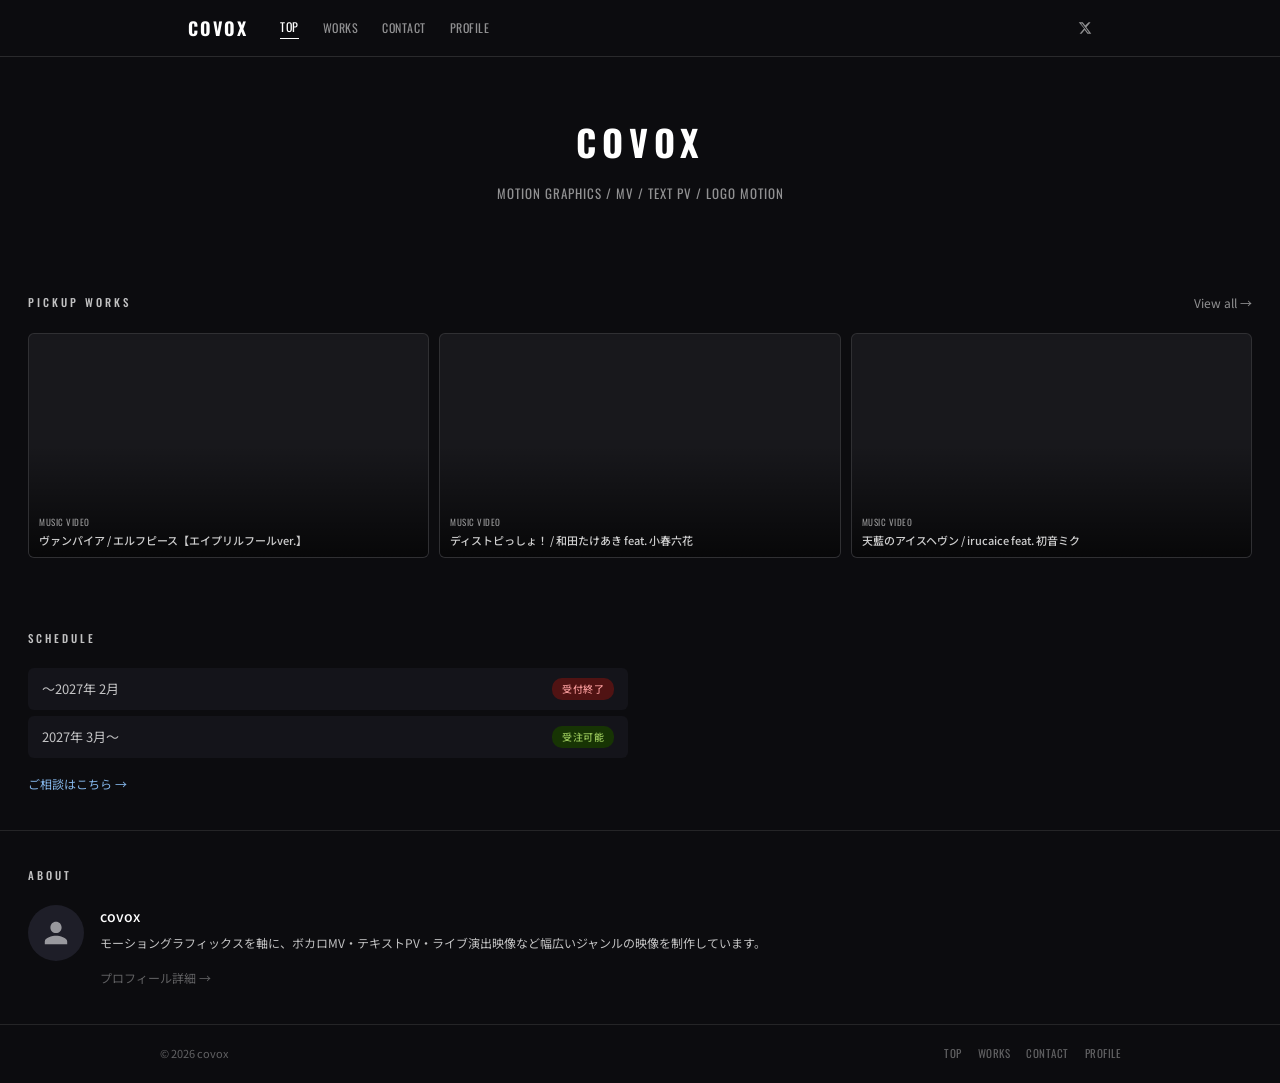
<file: index.html>
<!DOCTYPE html>
<html lang="ja">
<head>
  <meta charset="UTF-8">
  <meta name="viewport" content="width=device-width, initial-scale=1.0">
  <meta name="description" content="映像クリエイターcovoxのポートフォリオサイト。モーショングラフィックス・MV・テキストPV等の制作実績とご依頼はこちら。">
  <meta property="og:title" content="covox — Motion Graphics / MV / Text PV">
  <meta property="og:description" content="映像クリエイターcovoxのポートフォリオサイト。">
  <meta property="og:image" content="https://covox.work/images/og-image.png">
  <meta property="og:url" content="https://covox.work/">
  <meta property="og:type" content="website">
  <meta name="twitter:card" content="summary_large_image">
  <meta name="twitter:image" content="https://covox.work/images/og-image.png">
  <title>covox — Motion Graphics / MV / Text PV</title>
  <link rel="preconnect" href="https://fonts.googleapis.com">
  <link rel="preconnect" href="https://fonts.gstatic.com" crossorigin>
  <link href="https://fonts.googleapis.com/css2?family=Oswald:wght@400;500;700&family=Inter:wght@400;500&family=Noto+Sans+JP:wght@400;500&display=swap" rel="stylesheet">
  <link rel="icon" href="/favicon.ico" type="image/x-icon">
  <link rel="icon" href="/images/favicon.png" type="image/png">
  <link rel="apple-touch-icon" href="/images/apple-touch-icon.png">
  <link rel="stylesheet" href="css/style.css">
  <!-- Google Analytics -->
  <script async src="https://www.googletagmanager.com/gtag/js?id=G-RF9YJRMEWS"></script>
  <script>
    window.dataLayer = window.dataLayer || [];
    function gtag(){dataLayer.push(arguments);}
    gtag('js', new Date());
    gtag('config', 'G-RF9YJRMEWS');
  </script>
</head>
<body>

  <!-- Header -->
  <header class="site-header">
    <div class="header-inner">
      <a href="index.html" class="site-logo">COVOX</a>
      <nav class="site-nav">
        <a href="index.html" class="active">TOP</a>
        <a href="works.html">WORKS</a>
        <a href="contact.html">CONTACT</a>
        <a href="profile.html">PROFILE</a>
      </nav>
      <div class="header-sns">
        <a href="https://x.com/channel3_jp" target="_blank" rel="noopener noreferrer" aria-label="X (Twitter)">
          <svg viewBox="0 0 24 24" fill="currentColor" xmlns="http://www.w3.org/2000/svg">
            <path d="M18.244 2.25h3.308l-7.227 8.26 8.502 11.24H16.17l-4.714-6.231-5.401 6.231H2.746l7.73-8.835L1.254 2.25H8.08l4.253 5.622 5.911-5.622zm-1.161 17.52h1.833L7.084 4.126H5.117z"/>
          </svg>
        </a>
      </div>
      <button class="hamburger" aria-label="メニュー">
        <span></span>
        <span></span>
        <span></span>
      </button>
    </div>
    <nav class="mobile-nav">
      <a href="index.html" class="active">TOP</a>
      <a href="works.html">WORKS</a>
      <a href="contact.html">CONTACT</a>
      <a href="profile.html">PROFILE</a>
    </nav>
  </header>

  <main>

    <!-- ① Hero -->
    <section class="hero">
      <h1>COVOX</h1>
      <p class="hero-sub">MOTION GRAPHICS / MV / TEXT PV / LOGO MOTION</p>
    </section>

    <!-- ② Pickup Works -->
    <section class="pickup-works">
      <div class="pickup-works-header">
        <h2 class="section-title">PICKUP WORKS</h2>
        <a href="works.html" class="link-arrow">View all →</a>
      </div>
      <div class="works-grid">
        <a href="https://www.youtube.com/watch?v=0CNqDxiPA20" target="_blank" rel="noopener noreferrer" class="work-card">
          <div class="work-card-bg" style="background-image: url('https://img.youtube.com/vi/0CNqDxiPA20/maxresdefault.jpg');"></div>
          <div class="work-card-overlay"></div>
          <div class="work-card-info">
            <div class="work-card-category">Music Video</div>
            <div class="work-card-title">ヴァンパイア / エルフピース【エイプリルフールver.】</div>
          </div>
        </a>
        <a href="https://www.youtube.com/watch?v=o0W5HLFZ5bU" target="_blank" rel="noopener noreferrer" class="work-card">
          <div class="work-card-bg" style="background-image: url('https://img.youtube.com/vi/o0W5HLFZ5bU/maxresdefault.jpg');"></div>
          <div class="work-card-overlay"></div>
          <div class="work-card-info">
            <div class="work-card-category">Music Video</div>
            <div class="work-card-title">ディストピっしょ！ / 和田たけあき feat. 小春六花</div>
          </div>
        </a>
        <a href="https://www.youtube.com/watch?v=D2oOoNfjkEg" target="_blank" rel="noopener noreferrer" class="work-card">
          <div class="work-card-bg" style="background-image: url('https://img.youtube.com/vi/D2oOoNfjkEg/maxresdefault.jpg');"></div>
          <div class="work-card-overlay"></div>
          <div class="work-card-info">
            <div class="work-card-category">Music Video</div>
            <div class="work-card-title">天藍のアイスヘヴン / irucaice feat. 初音ミク</div>
          </div>
        </a>
      </div>
    </section>

    <!-- ③ Schedule -->
    <section class="section">
      <h2 class="section-title">SCHEDULE</h2>
      <div class="schedule-list" style="max-width: 600px;">
        <div class="schedule-row">
          <span class="schedule-label">〜2027年 2月</span>
          <span class="badge badge-closed">受付終了</span>
        </div>
        <div class="schedule-row">
          <span class="schedule-label">2027年 3月〜</span>
          <span class="badge badge-open">受注可能</span>
        </div>
      </div>
      <div style="margin-top: 14px;">
        <a href="contact.html" class="link-arrow link-arrow-accent">ご相談はこちら →</a>
      </div>
    </section>

    <!-- ④ About -->
    <section class="section">
      <h2 class="section-title">ABOUT</h2>
      <div class="about-content">
        <div class="about-icon">
          <!-- TODO: Replace with icon.png -->
          <svg viewBox="0 0 24 24" fill="currentColor" xmlns="http://www.w3.org/2000/svg">
            <path d="M12 12c2.7 0 4.8-2.1 4.8-4.8S14.7 2.4 12 2.4 7.2 4.5 7.2 7.2 9.3 12 12 12zm0 2.4c-3.2 0-9.6 1.6-9.6 4.8v2.4h19.2v-2.4c0-3.2-6.4-4.8-9.6-4.8z"/>
          </svg>
        </div>
        <div class="about-text">
          <p class="about-name">covox</p>
          <p class="about-desc">モーショングラフィックスを軸に、ボカロMV・テキストPV・ライブ演出映像など幅広いジャンルの映像を制作しています。</p>
          <a href="profile.html" class="link-arrow" style="color: var(--text-muted);">プロフィール詳細 →</a>
        </div>
      </div>
    </section>

  </main>

  <!-- Footer -->
  <footer class="site-footer">
    <div class="footer-inner">
      <span class="footer-copy">© 2026 covox</span>
      <nav class="footer-nav">
        <a href="index.html">TOP</a>
        <a href="works.html">WORKS</a>
        <a href="contact.html">CONTACT</a>
        <a href="profile.html">PROFILE</a>
      </nav>
    </div>
  </footer>

  <script src="js/main.js"></script>
</body>
</html>
</file>
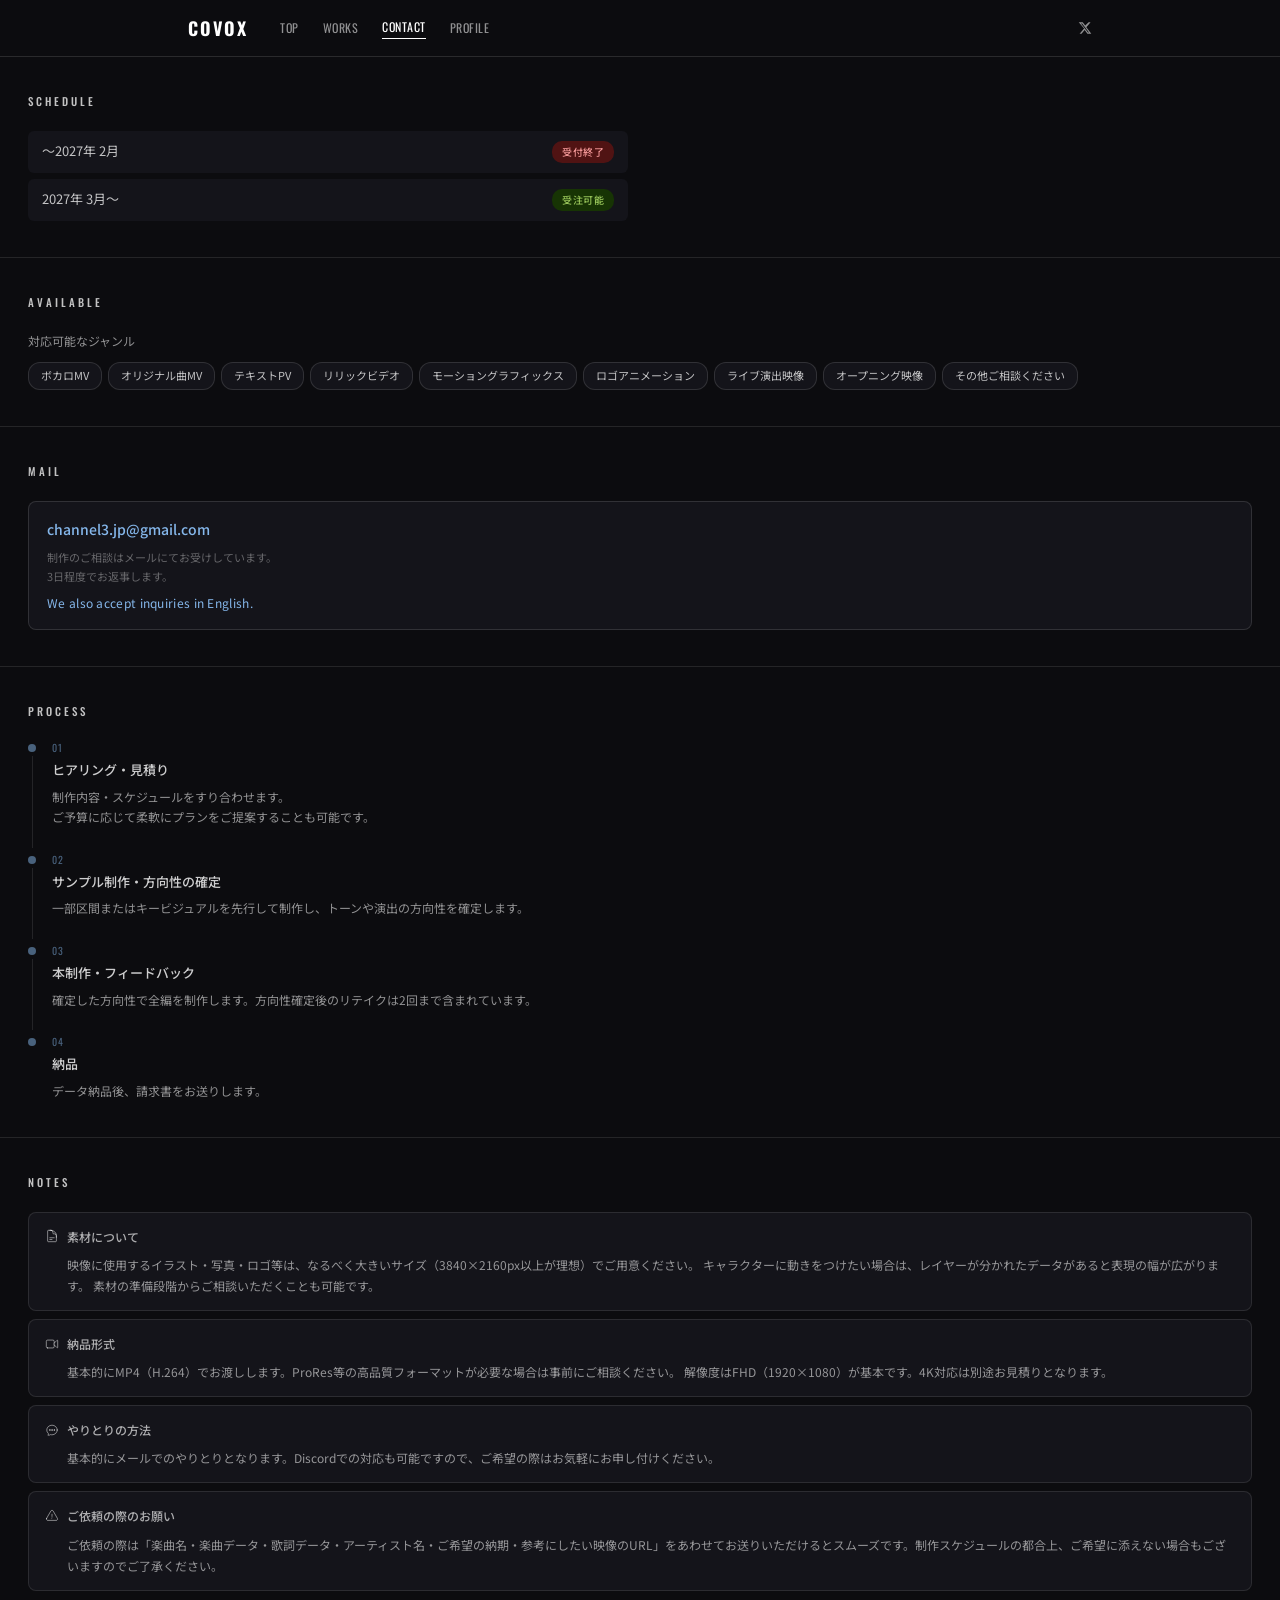
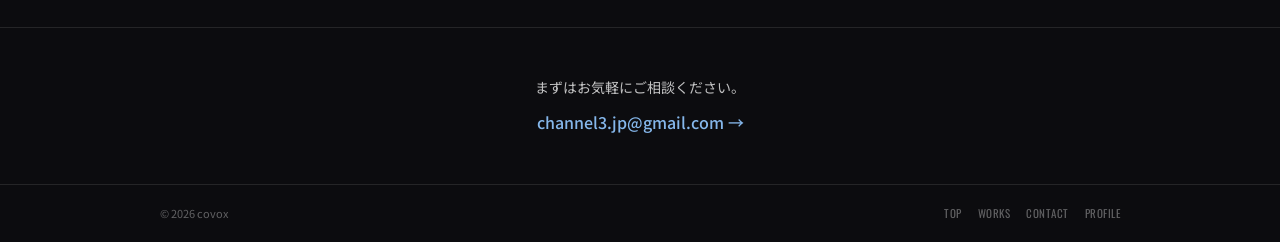
<file: contact.html>
<!DOCTYPE html>
<html lang="ja">
<head>
  <meta charset="UTF-8">
  <meta name="viewport" content="width=device-width, initial-scale=1.0">
  <meta name="description" content="映像クリエイターcovoxのポートフォリオサイト。モーショングラフィックス・MV・テキストPV等の制作実績とご依頼はこちら。">
  <meta property="og:title" content="CONTACT — covox">
  <meta property="og:description" content="映像クリエイターcovoxのポートフォリオサイト。">
  <meta property="og:image" content="https://covox.work/images/og-image.png">
  <meta property="og:url" content="https://covox.work/contact.html">
  <meta property="og:type" content="website">
  <meta name="twitter:card" content="summary_large_image">
  <meta name="twitter:image" content="https://covox.work/images/og-image.png">
  <title>CONTACT — covox</title>
  <link rel="preconnect" href="https://fonts.googleapis.com">
  <link rel="preconnect" href="https://fonts.gstatic.com" crossorigin>
  <link href="https://fonts.googleapis.com/css2?family=Oswald:wght@400;500;700&family=Inter:wght@400;500&family=Noto+Sans+JP:wght@400;500&display=swap" rel="stylesheet">
  <link rel="icon" href="/favicon.ico" type="image/x-icon">
  <link rel="icon" href="/images/favicon.png" type="image/png">
  <link rel="apple-touch-icon" href="/images/apple-touch-icon.png">
  <link rel="stylesheet" href="css/style.css">
  <!-- Google Analytics -->
  <script async src="https://www.googletagmanager.com/gtag/js?id=G-RF9YJRMEWS"></script>
  <script>
    window.dataLayer = window.dataLayer || [];
    function gtag(){dataLayer.push(arguments);}
    gtag('js', new Date());
    gtag('config', 'G-RF9YJRMEWS');
  </script>
</head>
<body>

  <!-- Header -->
  <header class="site-header">
    <div class="header-inner">
      <a href="index.html" class="site-logo">COVOX</a>
      <nav class="site-nav">
        <a href="index.html">TOP</a>
        <a href="works.html">WORKS</a>
        <a href="contact.html" class="active">CONTACT</a>
        <a href="profile.html">PROFILE</a>
      </nav>
      <div class="header-sns">
        <a href="https://x.com/channel3_jp" target="_blank" rel="noopener noreferrer" aria-label="X (Twitter)">
          <svg viewBox="0 0 24 24" fill="currentColor" xmlns="http://www.w3.org/2000/svg">
            <path d="M18.244 2.25h3.308l-7.227 8.26 8.502 11.24H16.17l-4.714-6.231-5.401 6.231H2.746l7.73-8.835L1.254 2.25H8.08l4.253 5.622 5.911-5.622zm-1.161 17.52h1.833L7.084 4.126H5.117z"/>
          </svg>
        </a>
      </div>
      <button class="hamburger" aria-label="メニュー">
        <span></span>
        <span></span>
        <span></span>
      </button>
    </div>
    <nav class="mobile-nav">
      <a href="index.html">TOP</a>
      <a href="works.html">WORKS</a>
      <a href="contact.html" class="active">CONTACT</a>
      <a href="profile.html">PROFILE</a>
    </nav>
  </header>

  <main>

    <!-- ① SCHEDULE -->
    <section class="contact-section">
      <h2 class="section-title">SCHEDULE</h2>
      <div class="schedule-list" style="max-width: 600px;">
        <div class="schedule-row">
          <span class="schedule-label">〜2027年 2月</span>
          <span class="badge badge-closed">受付終了</span>
        </div>
        <div class="schedule-row">
          <span class="schedule-label">2027年 3月〜</span>
          <span class="badge badge-open">受注可能</span>
        </div>
      </div>
    </section>

    <hr class="section-divider">

    <!-- ② AVAILABLE -->
    <section class="contact-section">
      <h2 class="section-title">AVAILABLE</h2>
      <p class="available-lead">対応可能なジャンル</p>
      <div class="genre-tags">
        <span class="genre-tag">ボカロMV</span>
        <span class="genre-tag">オリジナル曲MV</span>
        <span class="genre-tag">テキストPV</span>
        <span class="genre-tag">リリックビデオ</span>
        <span class="genre-tag">モーショングラフィックス</span>
        <span class="genre-tag">ロゴアニメーション</span>
        <span class="genre-tag">ライブ演出映像</span>
        <span class="genre-tag">オープニング映像</span>
        <span class="genre-tag">その他ご相談ください</span>
      </div>
    </section>

    <hr class="section-divider">

    <!-- ③ MAIL -->
    <section class="contact-section">
      <h2 class="section-title">MAIL</h2>
      <div class="mail-box">
        <div class="mail-address">
          <a href="mailto:channel3.jp@gmail.com">channel3.jp@gmail.com</a>
        </div>
        <p class="mail-note">
          制作のご相談はメールにてお受けしています。<br>
          3日程度でお返事します。
        </p>
        <p class="mail-english">We also accept inquiries in English.</p>
      </div>
    </section>

    <hr class="section-divider">

    <!-- ④ PROCESS -->
    <section class="contact-section">
      <h2 class="section-title">PROCESS</h2>
      <div class="process-list">

        <div class="process-step">
          <div class="step-line">
            <div class="step-dot"></div>
            <div class="step-bar"></div>
          </div>
          <div class="step-content">
            <div class="step-num">01</div>
            <div class="step-heading">ヒアリング・見積り</div>
            <div class="step-desc">制作内容・スケジュールをすり合わせます。<br>ご予算に応じて柔軟にプランをご提案することも可能です。</div>
          </div>
        </div>

        <div class="process-step">
          <div class="step-line">
            <div class="step-dot"></div>
            <div class="step-bar"></div>
          </div>
          <div class="step-content">
            <div class="step-num">02</div>
            <div class="step-heading">サンプル制作・方向性の確定</div>
            <div class="step-desc">一部区間またはキービジュアルを先行して制作し、トーンや演出の方向性を確定します。</div>
          </div>
        </div>

        <div class="process-step">
          <div class="step-line">
            <div class="step-dot"></div>
            <div class="step-bar"></div>
          </div>
          <div class="step-content">
            <div class="step-num">03</div>
            <div class="step-heading">本制作・フィードバック</div>
            <div class="step-desc">確定した方向性で全編を制作します。方向性確定後のリテイクは2回まで含まれています。</div>
          </div>
        </div>

        <div class="process-step">
          <div class="step-line">
            <div class="step-dot"></div>
            <div class="step-bar"></div>
          </div>
          <div class="step-content">
            <div class="step-num">04</div>
            <div class="step-heading">納品</div>
            <div class="step-desc">データ納品後、請求書をお送りします。</div>
          </div>
        </div>

      </div>
    </section>

    <hr class="section-divider">

    <!-- ④ NOTES -->
    <section class="contact-section">
      <h2 class="section-title">NOTES</h2>
      <div class="note-cards">

        <div class="note-card">
          <div class="note-title">
            <svg viewBox="0 0 24 24" fill="none" stroke="currentColor" stroke-width="1.5" xmlns="http://www.w3.org/2000/svg">
              <path stroke-linecap="round" stroke-linejoin="round" d="M19.5 14.25v-2.625a3.375 3.375 0 0 0-3.375-3.375h-1.5A1.125 1.125 0 0 1 13.5 7.125v-1.5a3.375 3.375 0 0 0-3.375-3.375H8.25m0 12.75h7.5m-7.5 3H12M10.5 2.25H5.625c-.621 0-1.125.504-1.125 1.125v17.25c0 .621.504 1.125 1.125 1.125h12.75c.621 0 1.125-.504 1.125-1.125V11.25a9 9 0 0 0-9-9z"/>
            </svg>
            素材について
          </div>
          <div class="note-body">
            映像に使用するイラスト・写真・ロゴ等は、なるべく大きいサイズ（3840×2160px以上が理想）でご用意ください。
            キャラクターに動きをつけたい場合は、レイヤーが分かれたデータがあると表現の幅が広がります。
            素材の準備段階からご相談いただくことも可能です。
          </div>
        </div>

        <div class="note-card">
          <div class="note-title">
            <svg viewBox="0 0 24 24" fill="none" stroke="currentColor" stroke-width="1.5" xmlns="http://www.w3.org/2000/svg">
              <path stroke-linecap="round" stroke-linejoin="round" d="m15.75 10.5 4.72-4.72a.75.75 0 0 1 1.28.53v11.38a.75.75 0 0 1-1.28.53l-4.72-4.72M4.5 18.75h9a2.25 2.25 0 0 0 2.25-2.25v-9a2.25 2.25 0 0 0-2.25-2.25h-9A2.25 2.25 0 0 0 2.25 7.5v9a2.25 2.25 0 0 0 2.25 2.25z"/>
            </svg>
            納品形式
          </div>
          <div class="note-body">
            基本的にMP4（H.264）でお渡しします。ProRes等の高品質フォーマットが必要な場合は事前にご相談ください。
            解像度はFHD（1920×1080）が基本です。4K対応は別途お見積りとなります。
          </div>
        </div>

        <div class="note-card">
          <div class="note-title">
            <svg viewBox="0 0 24 24" fill="none" stroke="currentColor" stroke-width="1.5" xmlns="http://www.w3.org/2000/svg">
              <path stroke-linecap="round" stroke-linejoin="round" d="M8.625 12a.375.375 0 1 1-.75 0 .375.375 0 0 1 .75 0zm0 0H8.25m4.125 0a.375.375 0 1 1-.75 0 .375.375 0 0 1 .75 0zm0 0H12m4.125 0a.375.375 0 1 1-.75 0 .375.375 0 0 1 .75 0zm0 0h-.375M21 12c0 4.556-4.03 8.25-9 8.25a9.764 9.764 0 0 1-2.555-.337A5.972 5.972 0 0 1 5.41 20.97a5.969 5.969 0 0 1-.474-.065 4.48 4.48 0 0 0 .978-2.025c.09-.457-.133-.901-.467-1.226C3.93 16.178 3 14.189 3 12c0-4.556 4.03-8.25 9-8.25s9 3.694 9 8.25z"/>
            </svg>
            やりとりの方法
          </div>
          <div class="note-body">
            基本的にメールでのやりとりとなります。Discordでの対応も可能ですので、ご希望の際はお気軽にお申し付けください。
          </div>
        </div>

        <div class="note-card">
          <div class="note-title">
            <svg viewBox="0 0 24 24" fill="none" stroke="currentColor" stroke-width="1.5" xmlns="http://www.w3.org/2000/svg">
              <path stroke-linecap="round" stroke-linejoin="round" d="M12 9v3.75m-9.303 3.376c-.866 1.5.217 3.374 1.948 3.374h14.71c1.73 0 2.813-1.874 1.948-3.374L13.949 3.378c-.866-1.5-3.032-1.5-3.898 0L2.697 16.126zM12 15.75h.007v.008H12v-.008z"/>
            </svg>
            ご依頼の際のお願い
          </div>
          <div class="note-body">
            ご依頼の際は「楽曲名・楽曲データ・歌詞データ・アーティスト名・ご希望の納期・参考にしたい映像のURL」をあわせてお送りいただけるとスムーズです。制作スケジュールの都合上、ご希望に添えない場合もございますのでご了承ください。
          </div>
        </div>

      </div>
    </section>

    <hr class="section-divider">

    <!-- CTA -->
    <section class="section cta-section">
      <p class="cta-text">まずはお気軽にご相談ください。</p>
      <a href="mailto:channel3.jp@gmail.com" class="cta-mail">channel3.jp@gmail.com →</a>
    </section>

  </main>

  <!-- Footer -->
  <footer class="site-footer">
    <div class="footer-inner">
      <span class="footer-copy">© 2026 covox</span>
      <nav class="footer-nav">
        <a href="index.html">TOP</a>
        <a href="works.html">WORKS</a>
        <a href="contact.html">CONTACT</a>
        <a href="profile.html">PROFILE</a>
      </nav>
    </div>
  </footer>

  <script src="js/main.js"></script>
</body>
</html>
</file>
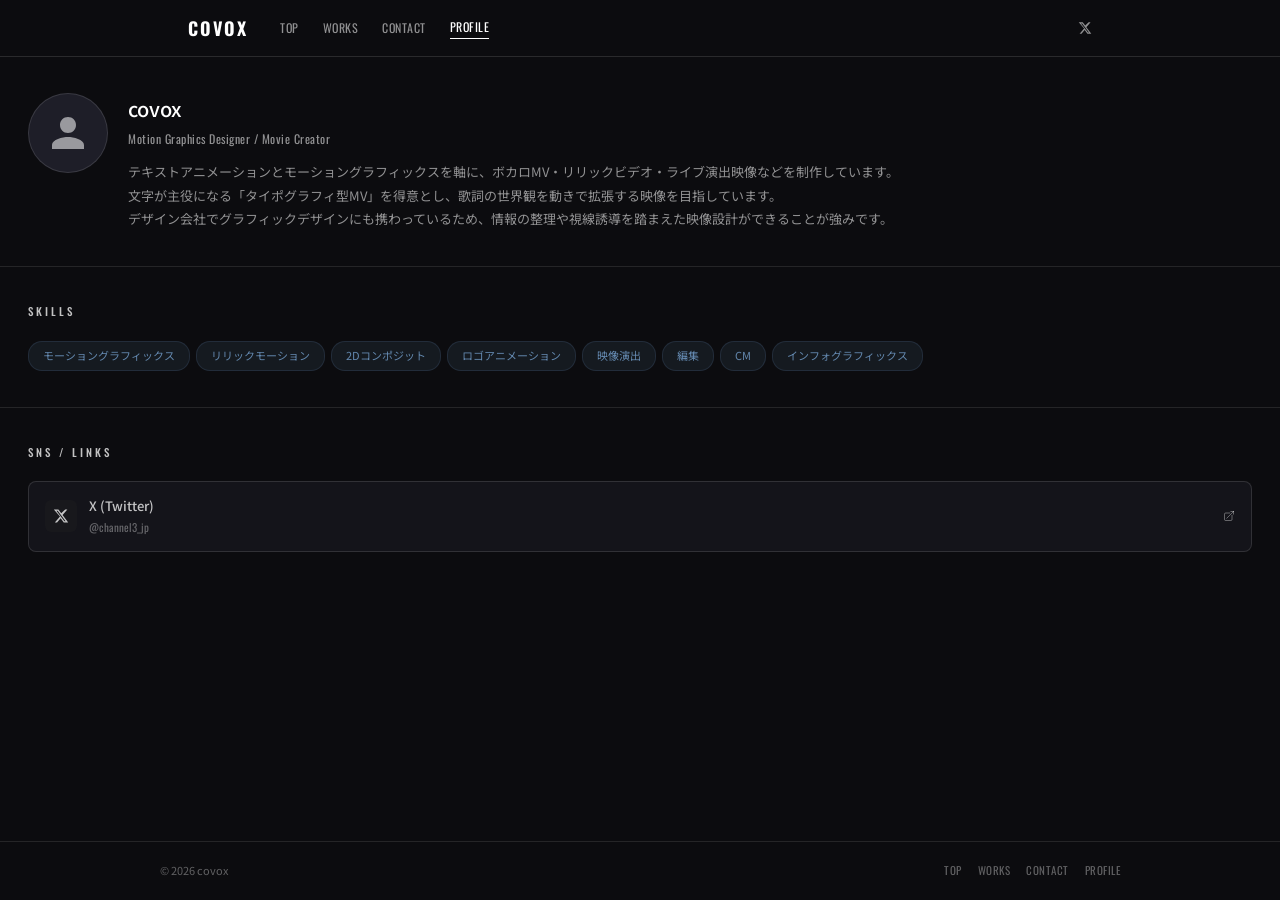
<file: profile.html>
<!DOCTYPE html>
<html lang="ja">
<head>
  <meta charset="UTF-8">
  <meta name="viewport" content="width=device-width, initial-scale=1.0">
  <meta name="description" content="映像クリエイターcovoxのポートフォリオサイト。モーショングラフィックス・MV・テキストPV等の制作実績とご依頼はこちら。">
  <meta property="og:title" content="PROFILE — covox">
  <meta property="og:description" content="映像クリエイターcovoxのポートフォリオサイト。">
  <meta property="og:image" content="https://covox.work/images/og-image.png">
  <meta property="og:url" content="https://covox.work/profile.html">
  <meta property="og:type" content="website">
  <meta name="twitter:card" content="summary_large_image">
  <meta name="twitter:image" content="https://covox.work/images/og-image.png">
  <title>PROFILE — covox</title>
  <link rel="preconnect" href="https://fonts.googleapis.com">
  <link rel="preconnect" href="https://fonts.gstatic.com" crossorigin>
  <link href="https://fonts.googleapis.com/css2?family=Oswald:wght@400;500;700&family=Inter:wght@400;500&family=Noto+Sans+JP:wght@400;500&display=swap" rel="stylesheet">
  <link rel="icon" href="/favicon.ico" type="image/x-icon">
  <link rel="icon" href="/images/favicon.png" type="image/png">
  <link rel="apple-touch-icon" href="/images/apple-touch-icon.png">
  <link rel="stylesheet" href="css/style.css">
  <!-- Google Analytics -->
  <script async src="https://www.googletagmanager.com/gtag/js?id=G-RF9YJRMEWS"></script>
  <script>
    window.dataLayer = window.dataLayer || [];
    function gtag(){dataLayer.push(arguments);}
    gtag('js', new Date());
    gtag('config', 'G-RF9YJRMEWS');
  </script>
</head>
<body>

  <!-- Header -->
  <header class="site-header">
    <div class="header-inner">
      <a href="index.html" class="site-logo">COVOX</a>
      <nav class="site-nav">
        <a href="index.html">TOP</a>
        <a href="works.html">WORKS</a>
        <a href="contact.html">CONTACT</a>
        <a href="profile.html" class="active">PROFILE</a>
      </nav>
      <div class="header-sns">
        <a href="https://x.com/channel3_jp" target="_blank" rel="noopener noreferrer" aria-label="X (Twitter)">
          <svg viewBox="0 0 24 24" fill="currentColor" xmlns="http://www.w3.org/2000/svg">
            <path d="M18.244 2.25h3.308l-7.227 8.26 8.502 11.24H16.17l-4.714-6.231-5.401 6.231H2.746l7.73-8.835L1.254 2.25H8.08l4.253 5.622 5.911-5.622zm-1.161 17.52h1.833L7.084 4.126H5.117z"/>
          </svg>
        </a>
      </div>
      <button class="hamburger" aria-label="メニュー">
        <span></span>
        <span></span>
        <span></span>
      </button>
    </div>
    <nav class="mobile-nav">
      <a href="index.html">TOP</a>
      <a href="works.html">WORKS</a>
      <a href="contact.html">CONTACT</a>
      <a href="profile.html" class="active">PROFILE</a>
    </nav>
  </header>

  <main>

    <!-- ① Profile Hero -->
    <section class="profile-hero">
      <div class="profile-icon">
        <!-- TODO: Replace with icon.png -->
        <svg viewBox="0 0 24 24" fill="currentColor" xmlns="http://www.w3.org/2000/svg">
          <path d="M12 12c2.7 0 4.8-2.1 4.8-4.8S14.7 2.4 12 2.4 7.2 4.5 7.2 7.2 9.3 12 12 12zm0 2.4c-3.2 0-9.6 1.6-9.6 4.8v2.4h19.2v-2.4c0-3.2-6.4-4.8-9.6-4.8z"/>
        </svg>
      </div>
      <div class="profile-info">
        <h1 class="profile-name">covox</h1>
        <p class="profile-title">Motion Graphics Designer / Movie Creator</p>
        <p class="profile-bio">テキストアニメーションとモーショングラフィックスを軸に、ボカロMV・リリックビデオ・ライブ演出映像などを制作しています。<br>文字が主役になる「タイポグラフィ型MV」を得意とし、歌詞の世界観を動きで拡張する映像を目指しています。<br>デザイン会社でグラフィックデザインにも携わっているため、情報の整理や視線誘導を踏まえた映像設計ができることが強みです。</p>
      </div>
    </section>

    <hr class="section-divider">

    <!-- ② SKILLS -->
    <section class="section">
      <h2 class="section-title">SKILLS</h2>
      <div class="tag-list">
        <span class="tag-skill">モーショングラフィックス</span>
        <span class="tag-skill">リリックモーション</span>
        <span class="tag-skill">2Dコンポジット</span>
        <span class="tag-skill">ロゴアニメーション</span>
        <span class="tag-skill">映像演出</span>
        <span class="tag-skill">編集</span>
        <span class="tag-skill">CM</span>
        <span class="tag-skill">インフォグラフィックス</span>
      </div>
    </section>

    <hr class="section-divider">

    <!-- ③ SNS / LINKS -->
    <section class="section">
      <h2 class="section-title">SNS / LINKS</h2>
      <div class="sns-cards">

        <a href="https://x.com/channel3_jp" target="_blank" rel="noopener noreferrer" class="sns-card">
          <div class="sns-card-icon">
            <svg viewBox="0 0 24 24" fill="currentColor" xmlns="http://www.w3.org/2000/svg">
              <path d="M18.244 2.25h3.308l-7.227 8.26 8.502 11.24H16.17l-4.714-6.231-5.401 6.231H2.746l7.73-8.835L1.254 2.25H8.08l4.253 5.622 5.911-5.622zm-1.161 17.52h1.833L7.084 4.126H5.117z"/>
            </svg>
          </div>
          <div class="sns-card-info">
            <div class="sns-card-name">X (Twitter)</div>
            <div class="sns-card-handle">@channel3_jp</div>
          </div>
          <div class="sns-card-arrow">
            <svg viewBox="0 0 24 24" fill="none" stroke="currentColor" stroke-width="2" xmlns="http://www.w3.org/2000/svg">
              <path stroke-linecap="round" stroke-linejoin="round" d="M13.5 6H5.25A2.25 2.25 0 0 0 3 8.25v10.5A2.25 2.25 0 0 0 5.25 21h10.5A2.25 2.25 0 0 0 18 18.75V10.5m-10.5 6L21 3m0 0h-5.25M21 3v5.25"/>
            </svg>
          </div>
        </a>

      </div>
    </section>

  </main>

  <!-- Footer -->
  <footer class="site-footer">
    <div class="footer-inner">
      <span class="footer-copy">© 2026 covox</span>
      <nav class="footer-nav">
        <a href="index.html">TOP</a>
        <a href="works.html">WORKS</a>
        <a href="contact.html">CONTACT</a>
        <a href="profile.html">PROFILE</a>
      </nav>
    </div>
  </footer>

  <script src="js/main.js"></script>
</body>
</html>
</file>
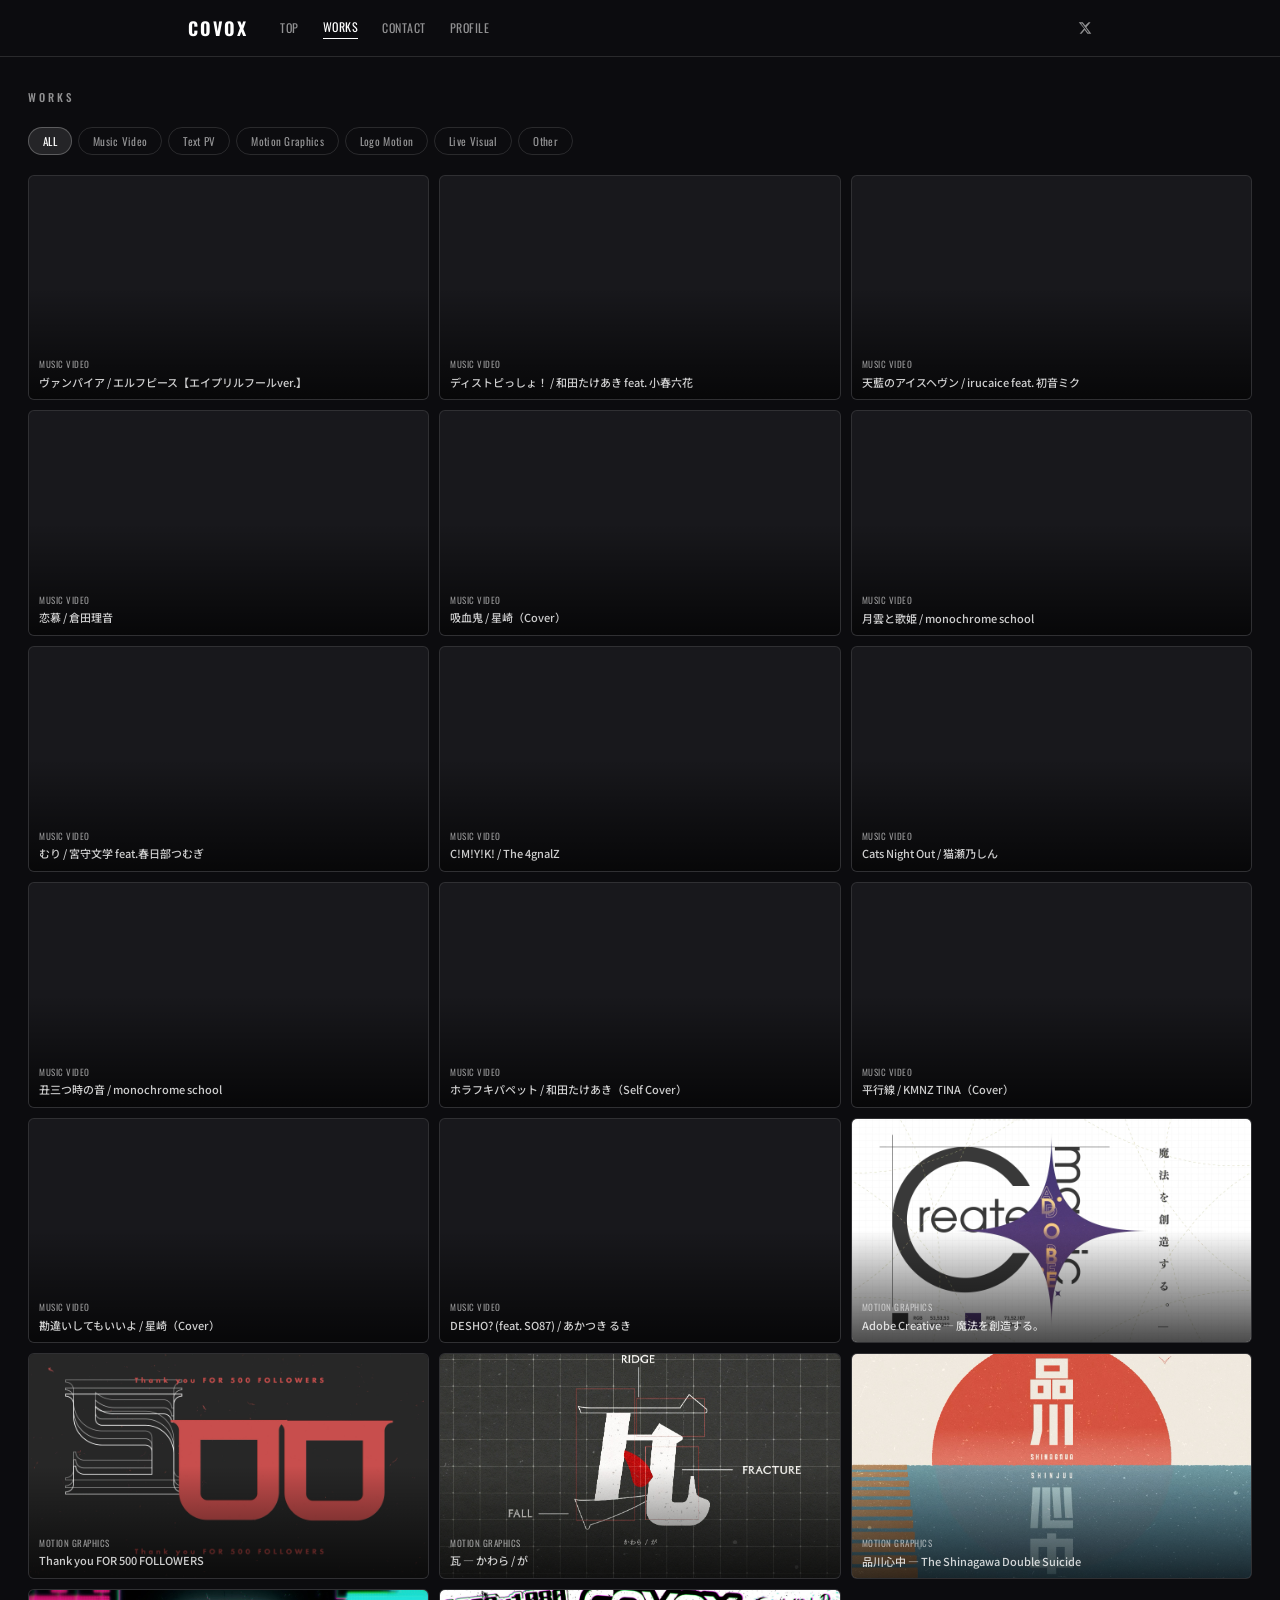
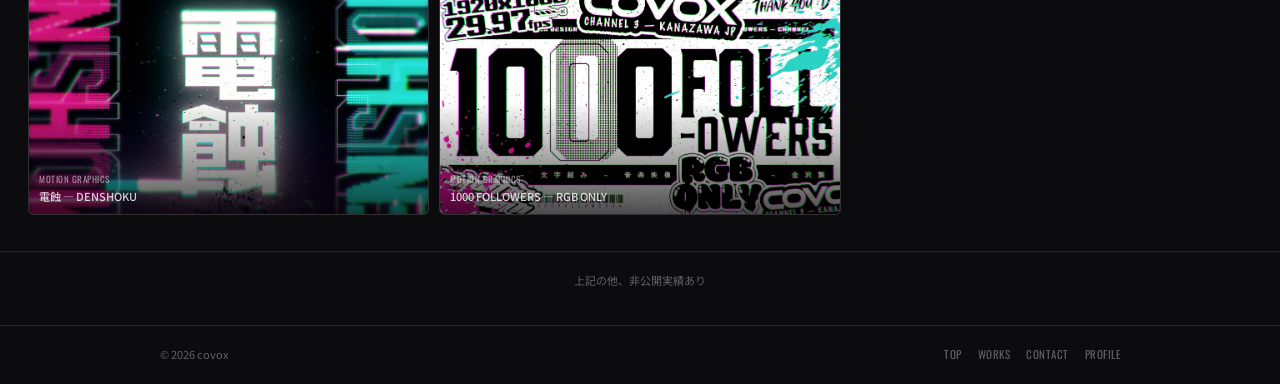
<file: works.html>
<!DOCTYPE html>
<html lang="ja">
<head>
  <meta charset="UTF-8">
  <meta name="viewport" content="width=device-width, initial-scale=1.0">
  <meta name="description" content="映像クリエイターcovoxのポートフォリオサイト。モーショングラフィックス・MV・テキストPV等の制作実績とご依頼はこちら。">
  <meta property="og:title" content="WORKS — covox">
  <meta property="og:description" content="映像クリエイターcovoxのポートフォリオサイト。">
  <meta property="og:image" content="https://covox.work/images/og-image.png">
  <meta property="og:url" content="https://covox.work/works.html">
  <meta property="og:type" content="website">
  <meta name="twitter:card" content="summary_large_image">
  <meta name="twitter:image" content="https://covox.work/images/og-image.png">
  <title>WORKS — covox</title>
  <link rel="preconnect" href="https://fonts.googleapis.com">
  <link rel="preconnect" href="https://fonts.gstatic.com" crossorigin>
  <link href="https://fonts.googleapis.com/css2?family=Oswald:wght@400;500;700&family=Inter:wght@400;500&family=Noto+Sans+JP:wght@400;500&display=swap" rel="stylesheet">
  <link rel="icon" href="/favicon.ico" type="image/x-icon">
  <link rel="icon" href="/images/favicon.png" type="image/png">
  <link rel="apple-touch-icon" href="/images/apple-touch-icon.png">
  <link rel="stylesheet" href="css/style.css">
  <!-- Google Analytics -->
  <script async src="https://www.googletagmanager.com/gtag/js?id=G-RF9YJRMEWS"></script>
  <script>
    window.dataLayer = window.dataLayer || [];
    function gtag(){dataLayer.push(arguments);}
    gtag('js', new Date());
    gtag('config', 'G-RF9YJRMEWS');
  </script>
</head>
<body>

  <!-- Header -->
  <header class="site-header">
    <div class="header-inner">
      <a href="index.html" class="site-logo">COVOX</a>
      <nav class="site-nav">
        <a href="index.html">TOP</a>
        <a href="works.html" class="active">WORKS</a>
        <a href="contact.html">CONTACT</a>
        <a href="profile.html">PROFILE</a>
      </nav>
      <div class="header-sns">
        <a href="https://x.com/channel3_jp" target="_blank" rel="noopener noreferrer" aria-label="X (Twitter)">
          <svg viewBox="0 0 24 24" fill="currentColor" xmlns="http://www.w3.org/2000/svg">
            <path d="M18.244 2.25h3.308l-7.227 8.26 8.502 11.24H16.17l-4.714-6.231-5.401 6.231H2.746l7.73-8.835L1.254 2.25H8.08l4.253 5.622 5.911-5.622zm-1.161 17.52h1.833L7.084 4.126H5.117z"/>
          </svg>
        </a>
      </div>
      <button class="hamburger" aria-label="メニュー">
        <span></span>
        <span></span>
        <span></span>
      </button>
    </div>
    <nav class="mobile-nav">
      <a href="index.html">TOP</a>
      <a href="works.html" class="active">WORKS</a>
      <a href="contact.html">CONTACT</a>
      <a href="profile.html">PROFILE</a>
    </nav>
  </header>

  <main>

    <!-- Filter -->
    <div class="works-header">
      <h1 class="section-title">WORKS</h1>
      <div class="filters">
        <button class="filter active" data-category="all">ALL</button>
        <button class="filter" data-category="mv">Music Video</button>
        <button class="filter" data-category="textpv">Text PV</button>
        <button class="filter" data-category="motion">Motion Graphics</button>
        <button class="filter" data-category="logo">Logo Motion</button>
        <button class="filter" data-category="live">Live Visual</button>
        <button class="filter" data-category="other">Other</button>
      </div>
    </div>

    <!-- Works Grid (populated by JS) -->
    <div class="works-grid-section">
      <div class="works-grid" id="works-grid"></div>
    </div>

    <!-- Footer links -->
    <div class="works-footer">
      <p class="works-note">上記の他、非公開実績あり</p>
    </div>

  </main>

  <!-- Footer -->
  <footer class="site-footer">
    <div class="footer-inner">
      <span class="footer-copy">© 2026 covox</span>
      <nav class="footer-nav">
        <a href="index.html">TOP</a>
        <a href="works.html">WORKS</a>
        <a href="contact.html">CONTACT</a>
        <a href="profile.html">PROFILE</a>
      </nav>
    </div>
  </footer>

  <script src="js/main.js"></script>
</body>
</html>
</file>
<file: css/style.css>
/* ===== CSS Variables ===== */
:root {
  --bg-primary: #0c0c0f;
  --bg-secondary: #14141a;
  --bg-card: #18181c;

  --text-primary: #ffffff;
  --text-secondary: rgba(255, 255, 255, 0.75);
  --text-tertiary: rgba(255, 255, 255, 0.55);
  --text-muted: rgba(255, 255, 255, 0.35);

  --border-subtle: rgba(255, 255, 255, 0.1);
  --border-light: rgba(255, 255, 255, 0.12);
  --border-medium: rgba(255, 255, 255, 0.12);

  --accent: #85B7EB;
  --accent-dim: rgba(133, 183, 235, 0.5);
  --accent-bg: rgba(133, 183, 235, 0.08);
  --accent-border: rgba(133, 183, 235, 0.12);

  --badge-closed-bg: #501313;
  --badge-closed-text: #F09595;
  --badge-few-bg: #412402;
  --badge-few-text: #FAC775;
  --badge-open-bg: #173404;
  --badge-open-text: #97C459;

  --font-en: 'Oswald', sans-serif;
  --font-jp: 'Noto Sans JP', sans-serif;
  --font-body: var(--font-jp);

  --section-padding: 36px 28px;
  --page-max-width: 960px;

  --radius-sm: 6px;
  --radius-md: 8px;
  --radius-lg: 14px;
}

/* ===== Reset ===== */
*, *::before, *::after {
  box-sizing: border-box;
  margin: 0;
  padding: 0;
}

html {
  font-size: 16px;
  -webkit-font-smoothing: antialiased;
  -moz-osx-font-smoothing: grayscale;
}

body {
  background-color: var(--bg-primary);
  color: var(--text-primary);
  font-family: var(--font-body);
  font-size: 14px;
  line-height: 1.6;
  min-height: 100vh;
  display: flex;
  flex-direction: column;
}

a {
  color: inherit;
  text-decoration: none;
}

button {
  font-family: inherit;
  cursor: pointer;
}

ul, ol {
  list-style: none;
}

img {
  max-width: 100%;
  display: block;
}

/* ===== Layout ===== */
.container {
  max-width: var(--page-max-width);
  margin: 0 auto;
  width: 100%;
}

main {
  flex: 1;
}

/* ===== Header ===== */
.site-header {
  border-bottom: 0.5px solid var(--border-light);
  position: sticky;
  top: 0;
  background: var(--bg-primary);
  z-index: 100;
}

.header-inner {
  max-width: var(--page-max-width);
  margin: 0 auto;
  padding: 0 28px;
  height: 56px;
  display: flex;
  align-items: center;
  gap: 32px;
}

.site-logo {
  font-family: var(--font-en);
  font-size: 18px;
  font-weight: 700;
  letter-spacing: 2px;
  color: var(--text-primary);
  text-decoration: none;
  flex-shrink: 0;
}

.site-nav {
  display: flex;
  align-items: center;
  gap: 24px;
  flex: 1;
}

.site-nav a {
  font-size: 12px;
  letter-spacing: 0.5px;
  color: var(--text-tertiary);
  font-family: var(--font-en);
  transition: color 0.2s;
}

.site-nav a:hover {
  color: var(--text-secondary);
}

.site-nav a.active {
  color: var(--text-primary);
  border-bottom: 1px solid #fff;
  padding-bottom: 1px;
}

.header-sns {
  display: flex;
  align-items: center;
  gap: 14px;
  flex-shrink: 0;
}

.header-sns a {
  display: flex;
  align-items: center;
  color: var(--text-tertiary);
  transition: color 0.2s;
}

.header-sns a:hover {
  color: var(--text-secondary);
}

.header-sns svg {
  width: 14px;
  height: 14px;
}

/* Hamburger */
.hamburger {
  display: none;
  flex-direction: column;
  gap: 5px;
  background: none;
  border: none;
  padding: 4px;
  margin-left: auto;
}

.hamburger span {
  display: block;
  width: 20px;
  height: 1px;
  background: var(--text-tertiary);
  transition: all 0.2s;
}

.mobile-nav {
  display: none;
  flex-direction: column;
  padding: 16px 28px;
  border-top: 0.5px solid var(--border-subtle);
  gap: 16px;
}

.mobile-nav.open {
  display: flex;
}

.mobile-nav a {
  font-size: 13px;
  letter-spacing: 0.5px;
  color: var(--text-tertiary);
  font-family: var(--font-en);
}

.mobile-nav a.active {
  color: var(--text-primary);
}

/* ===== Footer ===== */
.site-footer {
  border-top: 0.5px solid var(--border-subtle);
  padding: 20px 28px;
}

.footer-inner {
  max-width: var(--page-max-width);
  margin: 0 auto;
  display: flex;
  justify-content: space-between;
  align-items: center;
}

.footer-copy {
  font-size: 11px;
  color: var(--text-muted);
}

.footer-nav {
  display: flex;
  gap: 16px;
}

.footer-nav a {
  font-size: 11px;
  color: var(--text-muted);
  font-family: var(--font-en);
  letter-spacing: 0.5px;
  transition: color 0.2s;
}

.footer-nav a:hover {
  color: var(--text-tertiary);
}

/* ===== Section Title ===== */
.section-title {
  font-size: 11px;
  font-weight: 500;
  letter-spacing: 3px;
  color: var(--text-secondary);
  margin: 0 0 20px;
  font-family: var(--font-en);
}

/* ===== Section ===== */
.section {
  padding: var(--section-padding);
}

.section + .section {
  border-top: 0.5px solid var(--border-subtle);
}

/* ===== Badge ===== */
.badge {
  font-size: 10px;
  font-weight: 500;
  padding: 3px 10px;
  border-radius: 10px;
  letter-spacing: 0.5px;
  display: inline-block;
}

.badge-closed {
  background: var(--badge-closed-bg);
  color: var(--badge-closed-text);
}

.badge-few {
  background: var(--badge-few-bg);
  color: var(--badge-few-text);
}

.badge-open {
  background: var(--badge-open-bg);
  color: var(--badge-open-text);
}

/* ===== Work Card ===== */
.work-card {
  aspect-ratio: 16 / 9;
  border-radius: var(--radius-sm);
  border: 0.5px solid var(--border-subtle);
  background: var(--bg-card);
  position: relative;
  overflow: hidden;
  display: flex;
  flex-direction: column;
  justify-content: flex-end;
  cursor: pointer;
  transition: border-color 0.2s;
}

.work-card:hover {
  border-color: var(--border-medium);
}

.work-card-bg {
  position: absolute;
  inset: 0;
  background-size: cover;
  background-position: center;
}

.work-card-overlay {
  position: absolute;
  inset: 0;
  background: linear-gradient(to top, rgba(0,0,0,0.7) 0%, transparent 50%);
}

.work-card-dummy {
  position: absolute;
  inset: 0;
  background: linear-gradient(135deg, #1a1a28 0%, #0f0f18 100%);
}

.work-card-info {
  position: relative;
  z-index: 1;
  padding: 8px 10px;
}

.work-card-category {
  font-size: 9px;
  color: var(--text-tertiary);
  letter-spacing: 0.5px;
  margin-bottom: 2px;
  font-family: var(--font-en);
  text-transform: uppercase;
}

.work-card-title {
  font-size: 11px;
  font-weight: 500;
  color: rgba(255, 255, 255, 0.8);
  white-space: nowrap;
  overflow: hidden;
  text-overflow: ellipsis;
}

/* ===== Works Grid ===== */
.works-grid {
  display: grid;
  grid-template-columns: repeat(3, 1fr);
  gap: 10px;
}

/* ===== Schedule ===== */
.schedule-list {
  display: flex;
  flex-direction: column;
  gap: 6px;
}

.schedule-row {
  display: flex;
  justify-content: space-between;
  align-items: center;
  padding: 10px 14px;
  background: var(--bg-secondary);
  border-radius: var(--radius-sm);
}

.schedule-label {
  font-size: 13px;
  color: var(--text-secondary);
}

/* ===== Link Arrow ===== */
.link-arrow {
  font-size: 12px;
  color: var(--text-tertiary);
  display: inline-flex;
  align-items: center;
  gap: 4px;
  transition: color 0.2s;
}

.link-arrow:hover {
  color: var(--text-secondary);
}

.link-arrow-accent {
  color: var(--accent);
}

.link-arrow-accent:hover {
  color: var(--accent);
  opacity: 0.8;
}

/* ===== HR Divider ===== */
hr.section-divider {
  border: none;
  border-top: 0.5px solid var(--border-subtle);
  margin: 0;
}

/* ============================================
   PAGE: TOP (index.html)
   ============================================ */

/* Hero */
.hero {
  text-align: center;
  padding: 56px 28px 22px;
}

.hero h1,
.hero-title {
  font-family: var(--font-en);
  font-size: 36px;
  font-weight: 700;
  letter-spacing: 6px;
  margin-bottom: 12px;
}


.hero-sub {
  font-size: 13px;
  color: var(--text-tertiary);
  letter-spacing: 1px;
  font-family: var(--font-en);
  margin-bottom: 32px;
}

.showreel-placeholder {
  max-width: 520px;
  aspect-ratio: 16 / 9;
  background: var(--bg-card);
  border-radius: var(--radius-md);
  border: 0.5px solid var(--border-subtle);
  margin: 0 auto;
  display: flex;
  flex-direction: column;
  align-items: center;
  justify-content: center;
  gap: 10px;
  color: var(--text-tertiary);
}

.showreel-placeholder svg {
  width: 36px;
  height: 36px;
  opacity: 0.4;
}

.showreel-placeholder span {
  font-size: 12px;
  letter-spacing: 2px;
  font-family: var(--font-en);
  opacity: 0.4;
}

/* Pickup Works */
.pickup-works {
  padding: var(--section-padding);
}

.pickup-works-header {
  display: flex;
  justify-content: space-between;
  align-items: center;
  margin-bottom: 20px;
}

.pickup-works-header .section-title {
  margin: 0;
}

/* About */
.about-content {
  display: flex;
  align-items: flex-start;
  gap: 16px;
}

.about-icon {
  width: 56px;
  height: 56px;
  border-radius: 50%;
  background: #1e1e28;
  display: flex;
  align-items: center;
  justify-content: center;
  flex-shrink: 0;
  overflow: hidden;
}

.about-icon svg {
  width: 28px;
  height: 28px;
  color: var(--text-tertiary);
}

.about-text {
  flex: 1;
}

.about-name {
  font-size: 14px;
  font-weight: 500;
  color: var(--text-primary);
  margin-bottom: 6px;
}

.about-desc {
  font-size: 12px;
  color: var(--text-secondary);
  line-height: 1.7;
  margin-bottom: 12px;
}

/* ===== CTA Section ===== */
.cta-section {
  text-align: center;
  padding: 48px 28px;
}

.cta-text {
  font-size: 14px;
  color: var(--text-secondary);
  margin-bottom: 12px;
}

.cta-mail {
  font-size: 16px;
  color: var(--accent);
  font-weight: 500;
  text-decoration: none;
}

.cta-mail:hover {
  text-decoration: underline;
}

/* ============================================
   PAGE: WORKS (works.html)
   ============================================ */

.works-header {
  padding: 32px 28px 20px;
}

.works-header h1 {
  font-family: var(--font-en);
  font-size: 11px;
  font-weight: 500;
  letter-spacing: 3px;
  color: var(--text-tertiary);
  margin-bottom: 20px;
}

.filters {
  display: flex;
  flex-wrap: wrap;
  gap: 6px;
}

.filter {
  font-size: 11px;
  padding: 5px 14px;
  border-radius: 14px;
  border: 0.5px solid var(--border-medium);
  color: var(--text-tertiary);
  background: transparent;
  transition: all 0.2s;
  font-family: var(--font-en);
  letter-spacing: 0.3px;
}

.filter:hover {
  color: var(--text-secondary);
  border-color: rgba(255, 255, 255, 0.2);
}

.filter.active {
  background: rgba(255, 255, 255, 0.1);
  color: var(--text-primary);
  border-color: rgba(255, 255, 255, 0.25);
}

.works-grid-section {
  padding: 0 28px 36px;
}

.works-footer {
  padding: 20px 28px 36px;
  display: flex;
  flex-direction: column;
  align-items: center;
  gap: 10px;
  border-top: 0.5px solid var(--border-subtle);
}

.works-note {
  font-size: 11px;
  color: var(--text-muted);
  text-align: center;
}

/* ============================================
   PAGE: CONTACT (contact.html)
   ============================================ */

.contact-section {
  padding: var(--section-padding);
}

/* Genre Tags */
.genre-tags {
  display: flex;
  flex-wrap: wrap;
  gap: 6px;
  margin-top: 12px;
}

.genre-tag {
  font-size: 11px;
  padding: 4px 12px;
  border-radius: 12px;
  background: var(--bg-secondary);
  color: var(--text-secondary);
  border: 0.5px solid var(--border-light);
}

.available-lead {
  font-size: 12px;
  color: var(--text-tertiary);
  margin-bottom: 4px;
}

/* Mail Box */
.mail-box {
  padding: 16px 18px;
  background: var(--bg-secondary);
  border-radius: var(--radius-md);
  border: 0.5px solid var(--border-light);
}

.mail-address {
  font-size: 14px;
  color: var(--accent);
  font-weight: 500;
  margin-bottom: 8px;
}

.mail-note {
  font-size: 11px;
  color: var(--text-muted);
  line-height: 1.7;
}

.mail-english {
  font-size: 12px;
  color: var(--accent);
  margin-top: 8px;
  letter-spacing: 0.3px;
}

/* Process */
.process-list {
  display: flex;
  flex-direction: column;
}

.process-step {
  display: flex;
  gap: 16px;
}

.step-line {
  display: flex;
  flex-direction: column;
  align-items: center;
  flex-shrink: 0;
  padding-top: 4px;
}

.step-dot {
  width: 8px;
  height: 8px;
  border-radius: 50%;
  background: var(--accent-dim);
  flex-shrink: 0;
}

.step-bar {
  width: 1px;
  flex: 1;
  background: var(--border-subtle);
  margin: 4px 0;
  min-height: 20px;
}

.process-step:last-child .step-bar {
  display: none;
}

.step-content {
  padding-bottom: 24px;
  flex: 1;
}

.process-step:last-child .step-content {
  padding-bottom: 0;
}

.step-num {
  font-size: 10px;
  color: var(--accent-dim);
  letter-spacing: 1px;
  font-family: var(--font-en);
  margin-bottom: 4px;
}

.step-heading {
  font-size: 13px;
  font-weight: 500;
  color: rgba(255, 255, 255, 0.8);
  margin-bottom: 6px;
}

.step-desc {
  font-size: 12px;
  color: var(--text-tertiary);
  line-height: 1.7;
}

/* Note Cards */
.note-cards {
  display: flex;
  flex-direction: column;
  gap: 8px;
}

.note-card {
  padding: 14px 16px;
  background: var(--bg-secondary);
  border-radius: var(--radius-md);
  border: 0.5px solid var(--border-subtle);
}

.note-title {
  font-size: 12px;
  font-weight: 500;
  color: rgba(255, 255, 255, 0.65);
  display: flex;
  align-items: center;
  gap: 8px;
  margin-bottom: 8px;
}

.note-title svg {
  width: 14px;
  height: 14px;
  color: var(--text-tertiary);
  flex-shrink: 0;
}

.note-body {
  font-size: 12px;
  color: var(--text-tertiary);
  line-height: 1.75;
  padding-left: 22px;
}


/* ============================================
   PAGE: PROFILE (profile.html)
   ============================================ */

.profile-hero {
  padding: var(--section-padding);
  display: flex;
  align-items: flex-start;
  gap: 20px;
}

.profile-icon {
  width: 80px;
  height: 80px;
  border-radius: 50%;
  background: #1e1e28;
  display: flex;
  align-items: center;
  justify-content: center;
  flex-shrink: 0;
  border: 0.5px solid var(--border-light);
  overflow: hidden;
}

.profile-icon svg {
  width: 40px;
  height: 40px;
  color: var(--text-tertiary);
}

.profile-info {
  flex: 1;
}

.profile-name {
  font-size: 20px;
  font-weight: 500;
  color: var(--text-primary);
  margin-bottom: 4px;
}

.profile-title {
  font-size: 12px;
  color: var(--text-tertiary);
  letter-spacing: 0.5px;
  margin-bottom: 12px;
  font-family: var(--font-en);
}

.profile-bio {
  font-size: 13px;
  color: rgba(255, 255, 255, 0.55);
  line-height: 1.8;
}

/* Tags */
.tag-list {
  display: flex;
  flex-wrap: wrap;
  gap: 6px;
}

.tag-soft {
  font-size: 11px;
  padding: 5px 14px;
  border-radius: 14px;
  background: var(--bg-secondary);
  color: var(--text-secondary);
  border: 0.5px solid var(--border-light);
}

.tag-skill {
  font-size: 11px;
  padding: 5px 14px;
  border-radius: 14px;
  background: var(--accent-bg);
  color: rgba(133, 183, 235, 0.7);
  border: 0.5px solid var(--accent-border);
}

/* Clients */
.clients-box {
  padding: 16px 18px;
  background: var(--bg-secondary);
  border-radius: var(--radius-md);
  border: 0.5px solid var(--border-subtle);
  margin-bottom: 10px;
}

.clients-list {
  font-size: 13px;
  color: var(--text-secondary);
  line-height: 1.8;
}

/* SNS Links */
.sns-cards {
  display: flex;
  flex-direction: column;
  gap: 8px;
}

.sns-card {
  display: flex;
  align-items: center;
  gap: 12px;
  padding: 14px 16px;
  background: var(--bg-secondary);
  border-radius: var(--radius-md);
  border: 0.5px solid var(--border-light);
  transition: border-color 0.2s;
}

.sns-card:hover {
  border-color: var(--border-medium);
}

.sns-card-icon {
  width: 32px;
  height: 32px;
  border-radius: var(--radius-sm);
  background: var(--bg-card);
  display: flex;
  align-items: center;
  justify-content: center;
  flex-shrink: 0;
}

.sns-card-icon svg {
  width: 16px;
  height: 16px;
  color: var(--text-secondary);
}

.sns-card-info {
  flex: 1;
}

.sns-card-name {
  font-size: 13px;
  font-weight: 500;
  color: var(--text-secondary);
  margin-bottom: 2px;
}

.sns-card-handle {
  font-size: 11px;
  color: var(--text-muted);
  font-family: var(--font-en);
}

.sns-card-arrow {
  color: var(--text-muted);
}

.sns-card-arrow svg {
  width: 12px;
  height: 12px;
}

/* ============================================
   Responsive
   ============================================ */

@media (max-width: 767px) {
  .header-inner {
    padding: 0 16px;
  }

  .site-nav {
    display: none;
  }

  .header-sns {
    display: none;
  }

  .hamburger {
    display: flex;
  }

  .hero {
    padding: 40px 16px 32px;
  }

  .hero h1 {
    font-size: 28px;
  }

  .section {
    padding: 24px 16px;
  }

  .pickup-works,
  .works-header,
  .works-grid-section,
  .works-footer,
  .contact-section,
  .profile-hero {
    padding-left: 16px;
    padding-right: 16px;
  }

  .works-grid {
    grid-template-columns: repeat(2, 1fr);
  }

  .profile-hero {
    flex-direction: column;
    align-items: center;
    text-align: center;
  }

  .profile-title {
    font-size: 11px;
  }

  .footer-inner {
    flex-direction: column;
    gap: 10px;
    text-align: center;
  }

  .footer-nav {
    flex-wrap: wrap;
    justify-content: center;
  }
}

@media (min-width: 768px) and (max-width: 1024px) {
  .section {
    padding: 32px 24px;
  }

  .works-grid {
    grid-template-columns: repeat(3, 1fr);
  }
}
</file>
